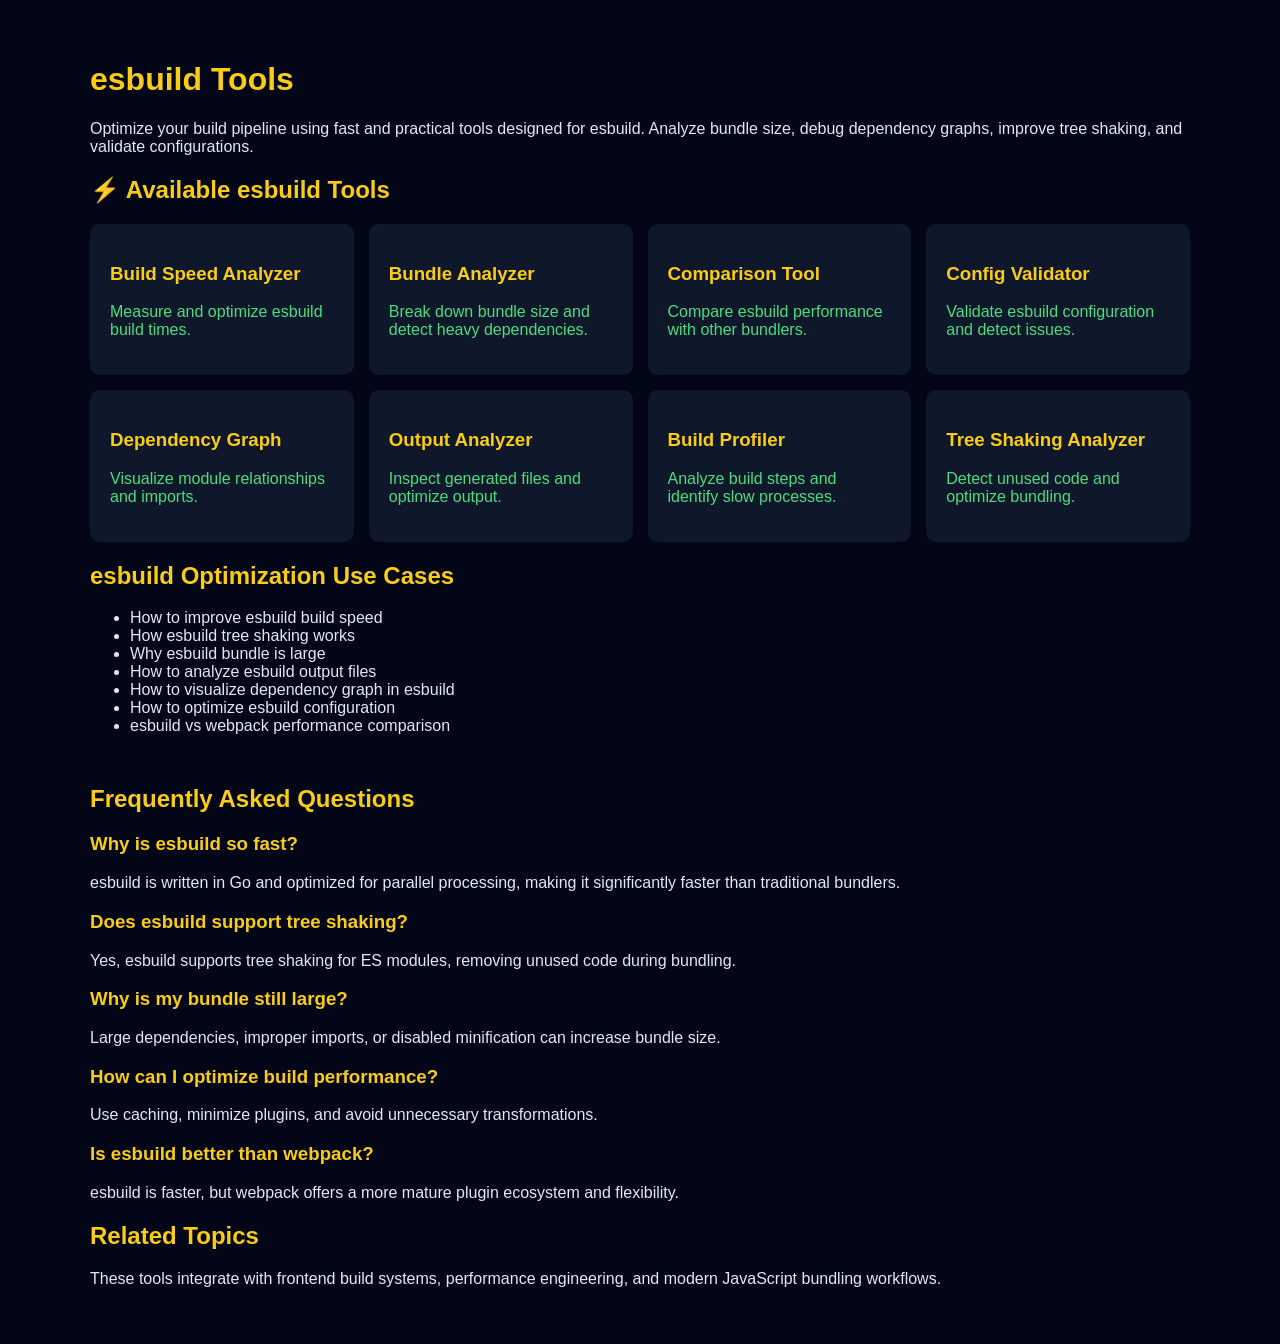
<file: index.html>
<!DOCTYPE html>
<html lang="en">
<head>
<meta charset="UTF-8">
<meta name="viewport" content="width=device-width, initial-scale=1.0">

<title>esbuild Tools – Bundle Analyzer, Tree Shaking & Build Speed Optimization</title>

<meta name="description" content="Free esbuild tools to analyze bundle size, improve build speed, validate configs, and optimize tree shaking and dependency graphs.">

<meta name="keywords" content="
esbuild tools,
esbuild bundle analyzer,
esbuild tree shaking optimization,
esbuild build speed improvement,
esbuild config validator,
esbuild dependency graph,
esbuild output analysis,
esbuild vs webpack performance
">

<meta name="google-site-verification" content="PkLa_ViOo6FAHpvh8SacceMb95o9tePRdrqLNBz9X1M" />

<link rel="canonical" href="https://yourdomain.com/esbuild-tools/">

<style>
body {
    font-family: Arial, sans-serif;
    background: #020617;
    color: #e2e8f0;
    margin: 0;
}

.container {
    max-width: 1100px;
    margin: auto;
    padding: 40px 20px;
}

h1, h2, h3 {
    color: #facc15;
}

a {
    color: #4ade80;
    text-decoration: none;
}

.tool-grid {
    display: grid;
    grid-template-columns: repeat(auto-fit, minmax(230px, 1fr));
    gap: 15px;
    margin-top: 20px;
}

.card {
    background: #0f172a;
    padding: 20px;
    border-radius: 10px;
    transition: 0.2s;
}

.card:hover {
    background: #1e293b;
}

.faq {
    margin-top: 50px;
}
</style>
</head>

<body>

<div class="container">

<h1>esbuild Tools</h1>

<p>
Optimize your build pipeline using fast and practical tools designed for esbuild.
Analyze bundle size, debug dependency graphs, improve tree shaking, and validate configurations.
</p>

<h2>⚡ Available esbuild Tools</h2>

<div class="tool-grid">

<a href="./build-speed/build-speed-analyzer.html" class="card">
<h3>Build Speed Analyzer</h3>
<p>Measure and optimize esbuild build times.</p>
</a>

<a href="./bundle-analyzer/bundle-analyzer.html" class="card">
<h3>Bundle Analyzer</h3>
<p>Break down bundle size and detect heavy dependencies.</p>
</a>

<a href="./comparison/esbuild-vs-webpack.html" class="card">
<h3>Comparison Tool</h3>
<p>Compare esbuild performance with other bundlers.</p>
</a>

<a href="./config-validator/config-validator.html" class="card">
<h3>Config Validator</h3>
<p>Validate esbuild configuration and detect issues.</p>
</a>

<a href="./dependency-graph/dependency-graph-visualizer.html" class="card">
<h3>Dependency Graph</h3>
<p>Visualize module relationships and imports.</p>
</a>

<a href="./output/output-analyzer.html" class="card">
<h3>Output Analyzer</h3>
<p>Inspect generated files and optimize output.</p>
</a>

<a href="./profiler/build-profiler.html" class="card">
<h3>Build Profiler</h3>
<p>Analyze build steps and identify slow processes.</p>
</a>

<a href="./tree-shaking/tree-shaking-analyzer.html" class="card">
<h3>Tree Shaking Analyzer</h3>
<p>Detect unused code and optimize bundling.</p>
</a>

</div>

<!-- LONG TAIL -->

<h2>esbuild Optimization Use Cases</h2>

<ul>
<li>How to improve esbuild build speed</li>
<li>How esbuild tree shaking works</li>
<li>Why esbuild bundle is large</li>
<li>How to analyze esbuild output files</li>
<li>How to visualize dependency graph in esbuild</li>
<li>How to optimize esbuild configuration</li>
<li>esbuild vs webpack performance comparison</li>
</ul>

<!-- FAQ -->

<div class="faq">

<h2>Frequently Asked Questions</h2>

<h3>Why is esbuild so fast?</h3>
<p>
esbuild is written in Go and optimized for parallel processing, making it significantly faster than traditional bundlers.
</p>

<h3>Does esbuild support tree shaking?</h3>
<p>
Yes, esbuild supports tree shaking for ES modules, removing unused code during bundling.
</p>

<h3>Why is my bundle still large?</h3>
<p>
Large dependencies, improper imports, or disabled minification can increase bundle size.
</p>

<h3>How can I optimize build performance?</h3>
<p>
Use caching, minimize plugins, and avoid unnecessary transformations.
</p>

<h3>Is esbuild better than webpack?</h3>
<p>
esbuild is faster, but webpack offers a more mature plugin ecosystem and flexibility.
</p>

</div>

<!-- INTERNAL BOOST -->

<h2>Related Topics</h2>

<p>
These tools integrate with frontend build systems, performance engineering,
and modern JavaScript bundling workflows.
</p>

</div>

</body>
</html>
</file>
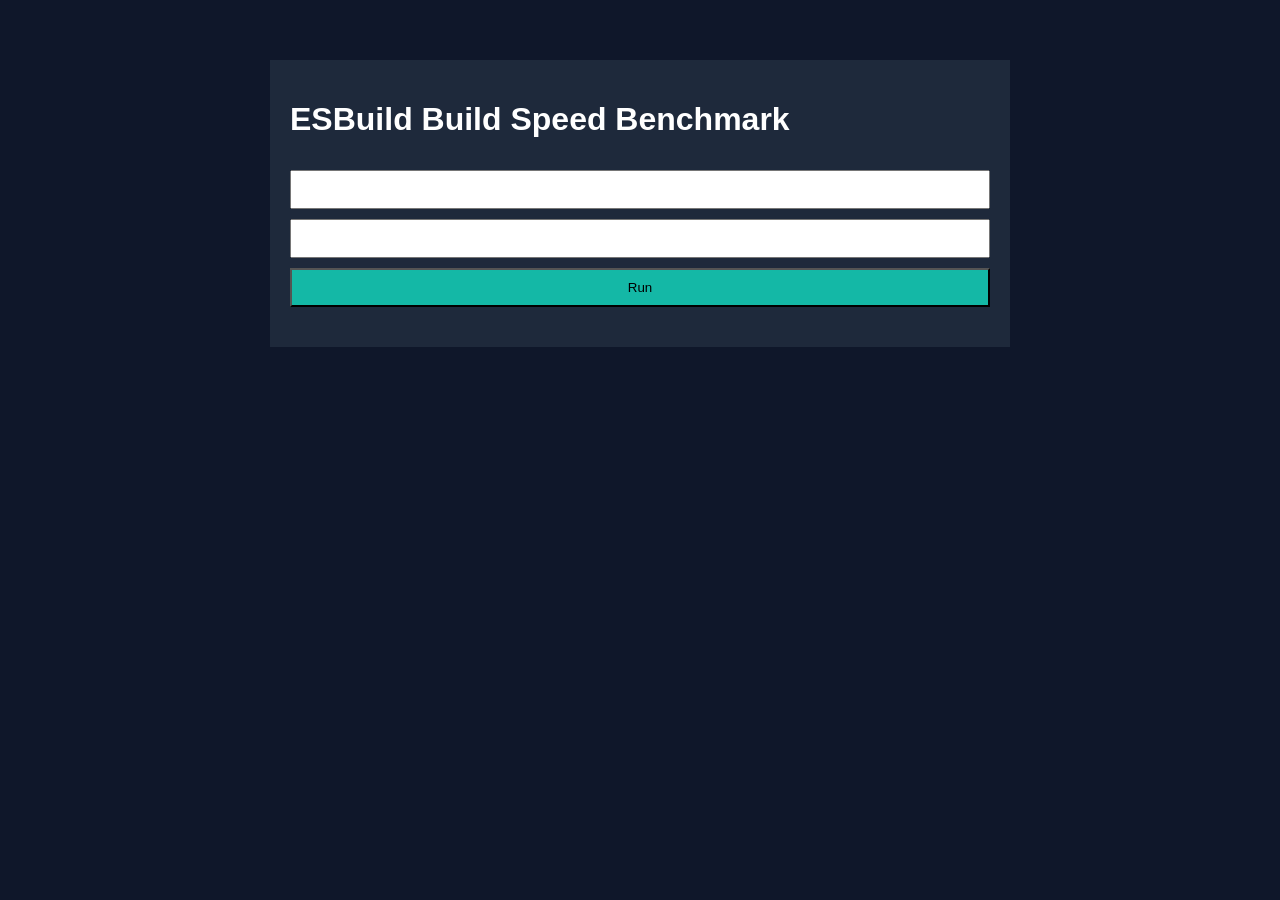
<file: build-speed/index.html>
<html><head><title>ESBuild Build Speed Benchmark</title><link rel='stylesheet' href='styles.css'></head><body><div class='container'><h1>ESBuild Build Speed Benchmark</h1><input id='runs'><input id='time'><button onclick='run()'>Run</button><div id='res' class='result'></div></div><script src='script.js'></script></body></html>
</file>
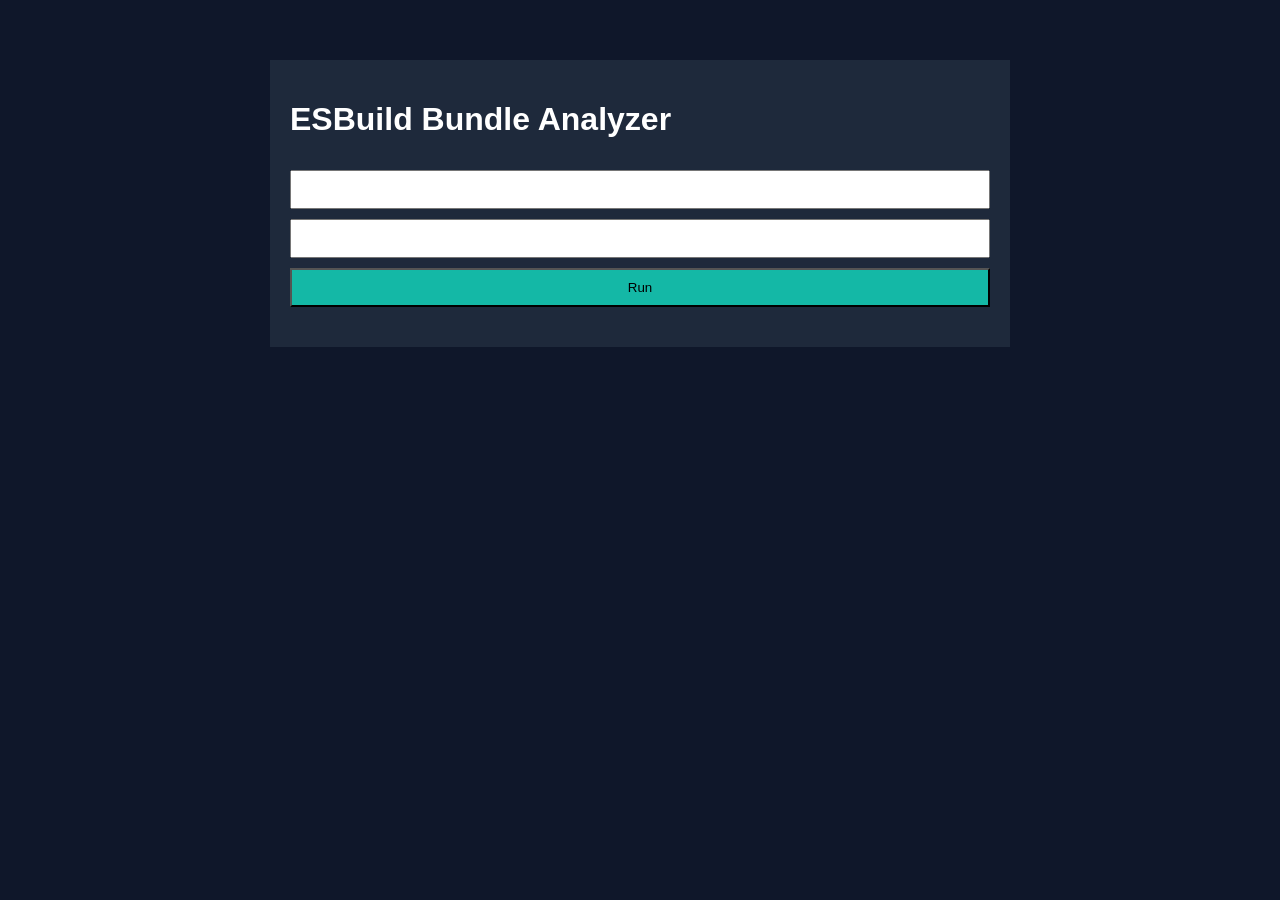
<file: bundle-analyzer/index.html>
<html><head><title>ESBuild Bundle Analyzer</title><link rel='stylesheet' href='styles.css'></head><body><div class='container'><h1>ESBuild Bundle Analyzer</h1><input id='files'><input id='size'><button onclick='run()'>Run</button><div id='res' class='result'></div></div><script src='script.js'></script></body></html>
</file>
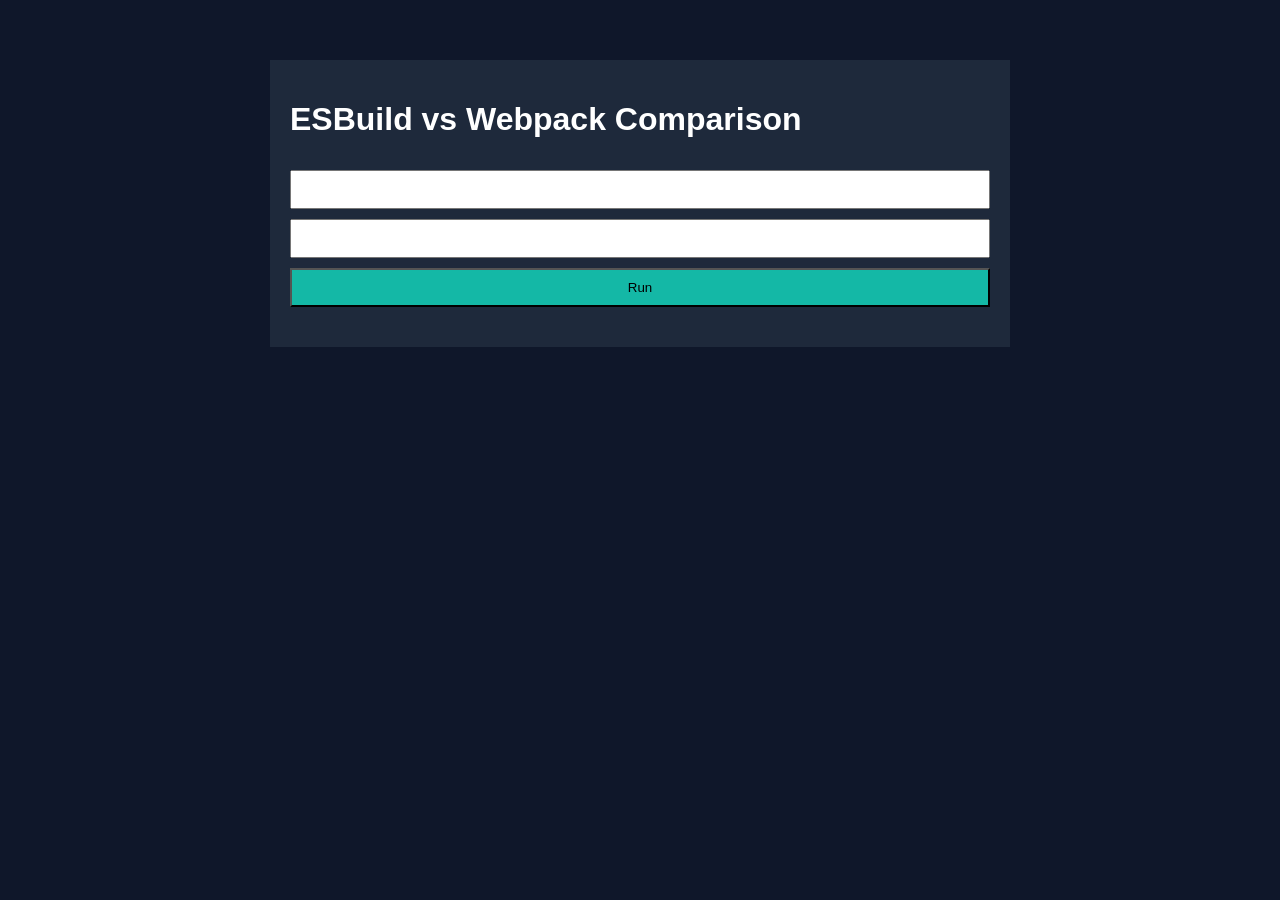
<file: comparison/index.html>
<html><head><title>ESBuild vs Webpack Comparison</title><link rel='stylesheet' href='styles.css'></head><body><div class='container'><h1>ESBuild vs Webpack Comparison</h1><input id='es'><input id='wp'><button onclick='run()'>Run</button><div id='res' class='result'></div></div><script src='script.js'></script></body></html>
</file>
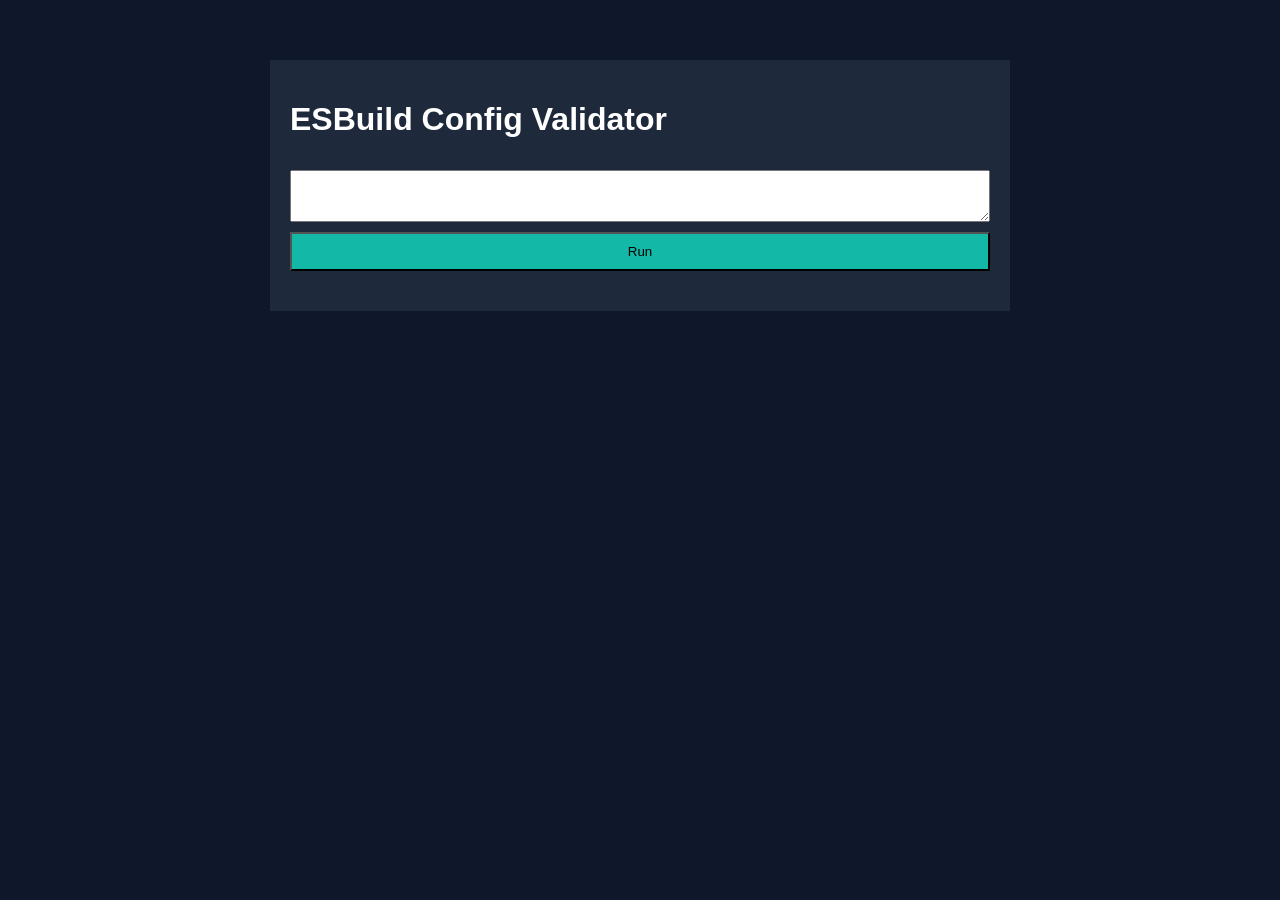
<file: config-validator/index.html>
<html><head><title>ESBuild Config Validator</title><link rel='stylesheet' href='styles.css'></head><body><div class='container'><h1>ESBuild Config Validator</h1><textarea id='config'></textarea><button onclick='run()'>Run</button><div id='res' class='result'></div></div><script src='script.js'></script></body></html>
</file>
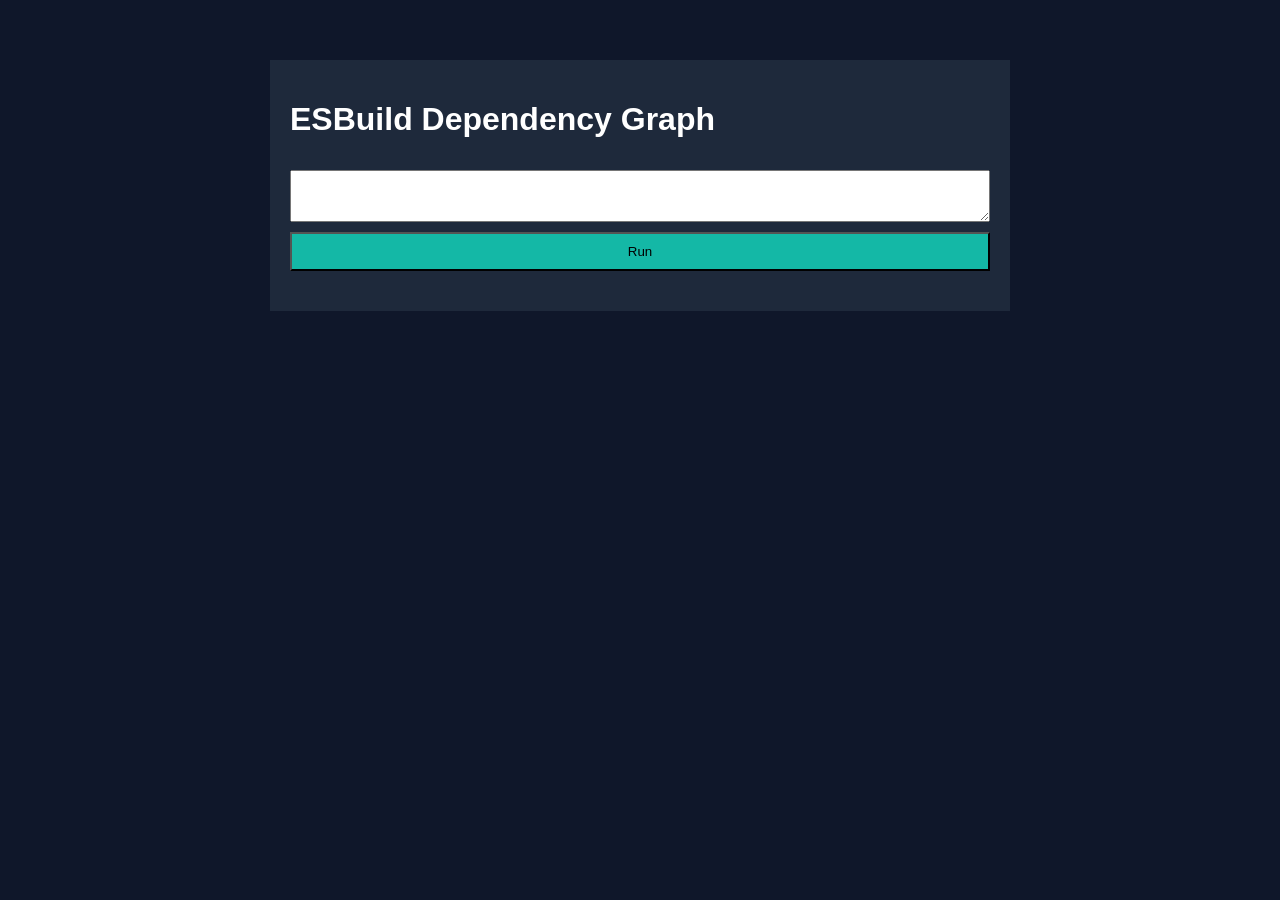
<file: dependency-graph/index.html>
<html><head><title>ESBuild Dependency Graph</title><link rel='stylesheet' href='styles.css'></head><body><div class='container'><h1>ESBuild Dependency Graph</h1><textarea id='deps'></textarea><button onclick='run()'>Run</button><div id='res' class='result'></div></div><script src='script.js'></script></body></html>
</file>
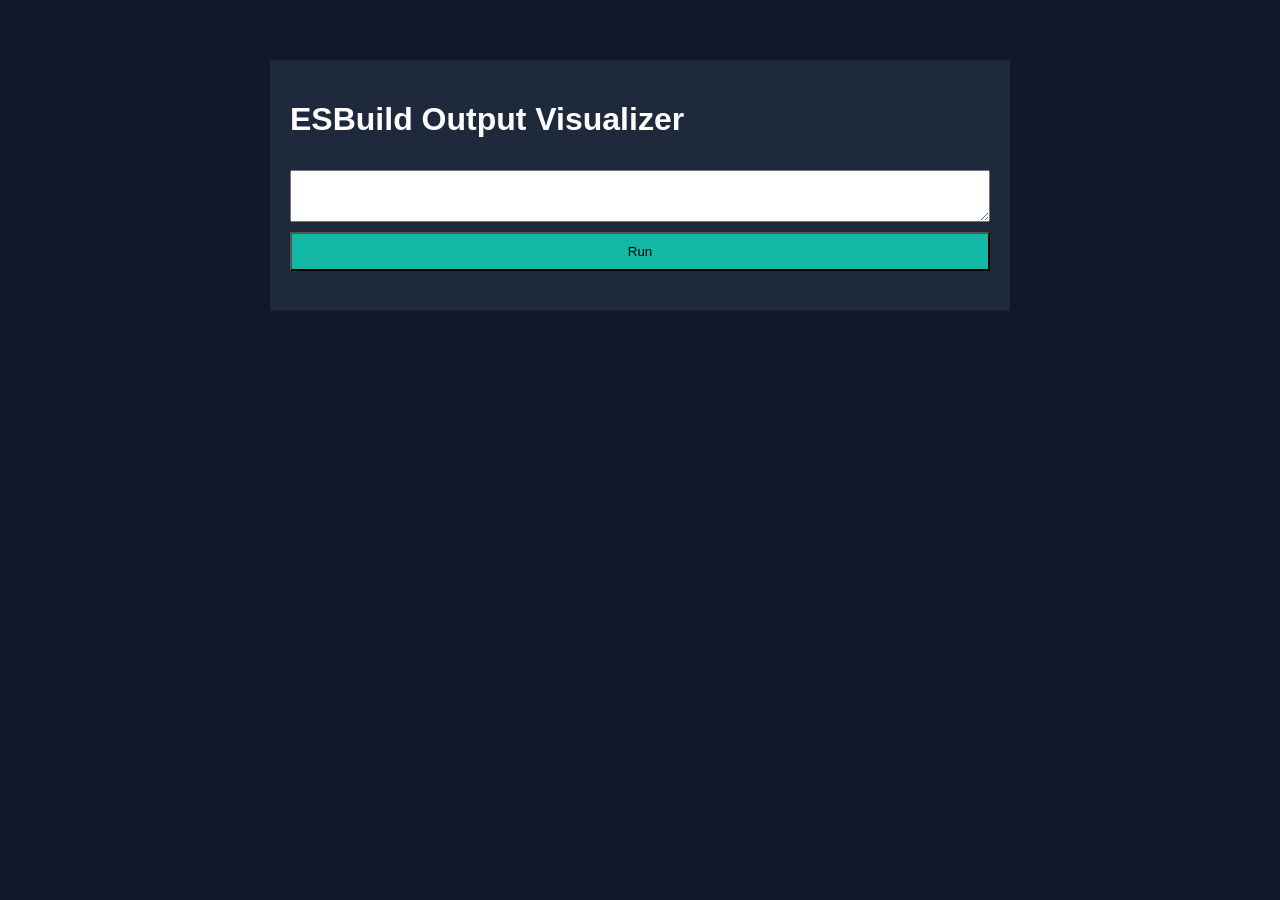
<file: output/index.html>
<html><head><title>ESBuild Output Visualizer</title><link rel='stylesheet' href='styles.css'></head><body><div class='container'><h1>ESBuild Output Visualizer</h1><textarea id='files'></textarea><button onclick='run()'>Run</button><div id='res' class='result'></div></div><script src='script.js'></script></body></html>
</file>
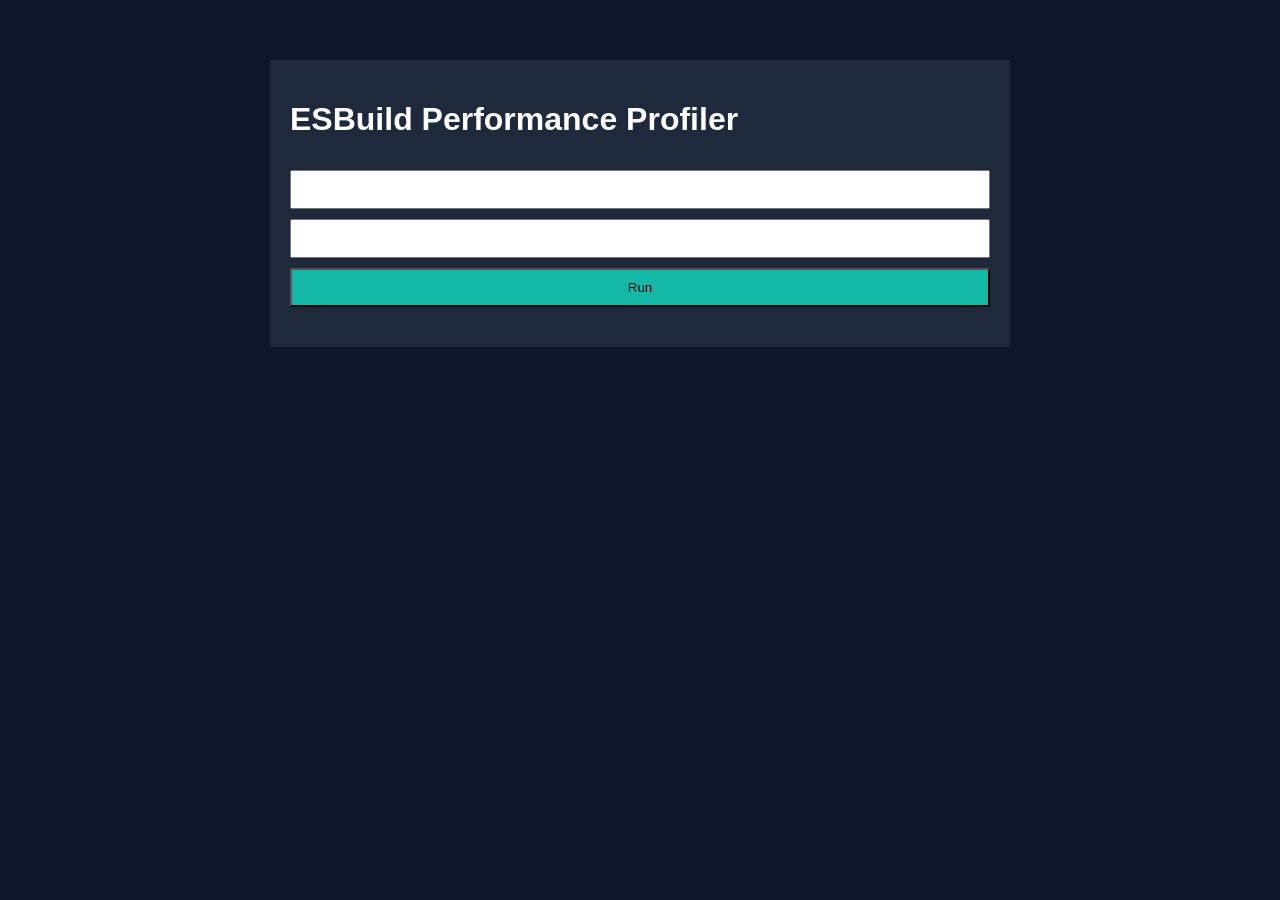
<file: profiler/index.html>
<html><head><title>ESBuild Performance Profiler</title><link rel='stylesheet' href='styles.css'></head><body><div class='container'><h1>ESBuild Performance Profiler</h1><input id='ops'><input id='time'><button onclick='run()'>Run</button><div id='res' class='result'></div></div><script src='script.js'></script></body></html>
</file>
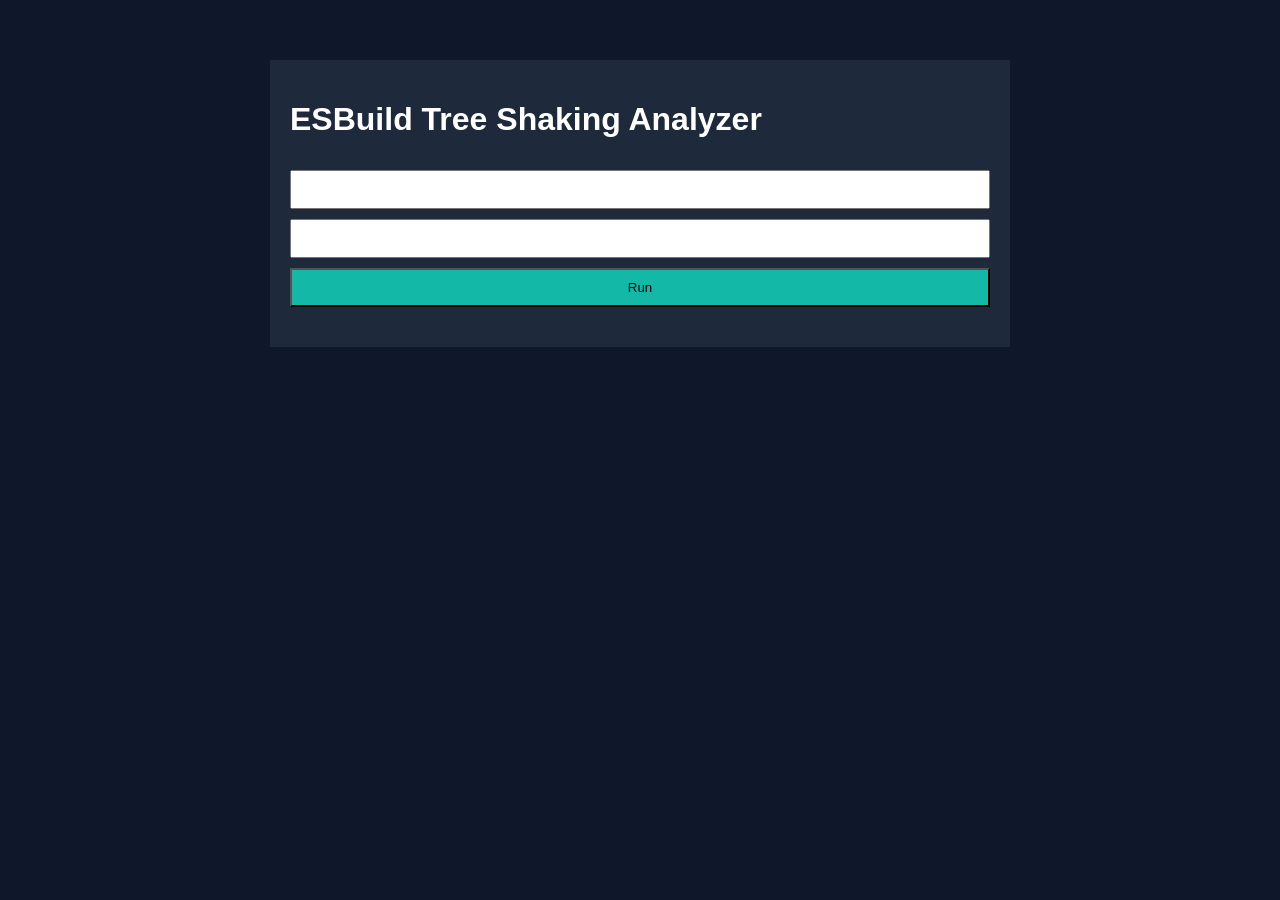
<file: tree-shaking/index.html>
<html><head><title>ESBuild Tree Shaking Analyzer</title><link rel='stylesheet' href='styles.css'></head><body><div class='container'><h1>ESBuild Tree Shaking Analyzer</h1><input id='removed'><input id='total'><button onclick='run()'>Run</button><div id='res' class='result'></div></div><script src='script.js'></script></body></html>
</file>
<file: build-speed/styles.css>
body{font-family:Arial;background:#0f172a;color:#fff}.container{max-width:700px;margin:60px auto;padding:20px;background:#1e293b}textarea,input{width:100%;margin-top:10px;padding:10px}button{margin-top:10px;width:100%;padding:10px;background:#14b8a6}.result{margin-top:20px}
</file>
<file: bundle-analyzer/styles.css>
body{font-family:Arial;background:#0f172a;color:#fff}.container{max-width:700px;margin:60px auto;padding:20px;background:#1e293b}textarea,input{width:100%;margin-top:10px;padding:10px}button{margin-top:10px;width:100%;padding:10px;background:#14b8a6}.result{margin-top:20px}
</file>
<file: comparison/styles.css>
body{font-family:Arial;background:#0f172a;color:#fff}.container{max-width:700px;margin:60px auto;padding:20px;background:#1e293b}textarea,input{width:100%;margin-top:10px;padding:10px}button{margin-top:10px;width:100%;padding:10px;background:#14b8a6}.result{margin-top:20px}
</file>
<file: config-validator/styles.css>
body{font-family:Arial;background:#0f172a;color:#fff}.container{max-width:700px;margin:60px auto;padding:20px;background:#1e293b}textarea,input{width:100%;margin-top:10px;padding:10px}button{margin-top:10px;width:100%;padding:10px;background:#14b8a6}.result{margin-top:20px}
</file>
<file: dependency-graph/styles.css>
body{font-family:Arial;background:#0f172a;color:#fff}.container{max-width:700px;margin:60px auto;padding:20px;background:#1e293b}textarea,input{width:100%;margin-top:10px;padding:10px}button{margin-top:10px;width:100%;padding:10px;background:#14b8a6}.result{margin-top:20px}
</file>
<file: output/styles.css>
body{font-family:Arial;background:#0f172a;color:#fff}.container{max-width:700px;margin:60px auto;padding:20px;background:#1e293b}textarea,input{width:100%;margin-top:10px;padding:10px}button{margin-top:10px;width:100%;padding:10px;background:#14b8a6}.result{margin-top:20px}
</file>
<file: profiler/styles.css>
body{font-family:Arial;background:#0f172a;color:#fff}.container{max-width:700px;margin:60px auto;padding:20px;background:#1e293b}textarea,input{width:100%;margin-top:10px;padding:10px}button{margin-top:10px;width:100%;padding:10px;background:#14b8a6}.result{margin-top:20px}
</file>
<file: tree-shaking/styles.css>
body{font-family:Arial;background:#0f172a;color:#fff}.container{max-width:700px;margin:60px auto;padding:20px;background:#1e293b}textarea,input{width:100%;margin-top:10px;padding:10px}button{margin-top:10px;width:100%;padding:10px;background:#14b8a6}.result{margin-top:20px}
</file>
